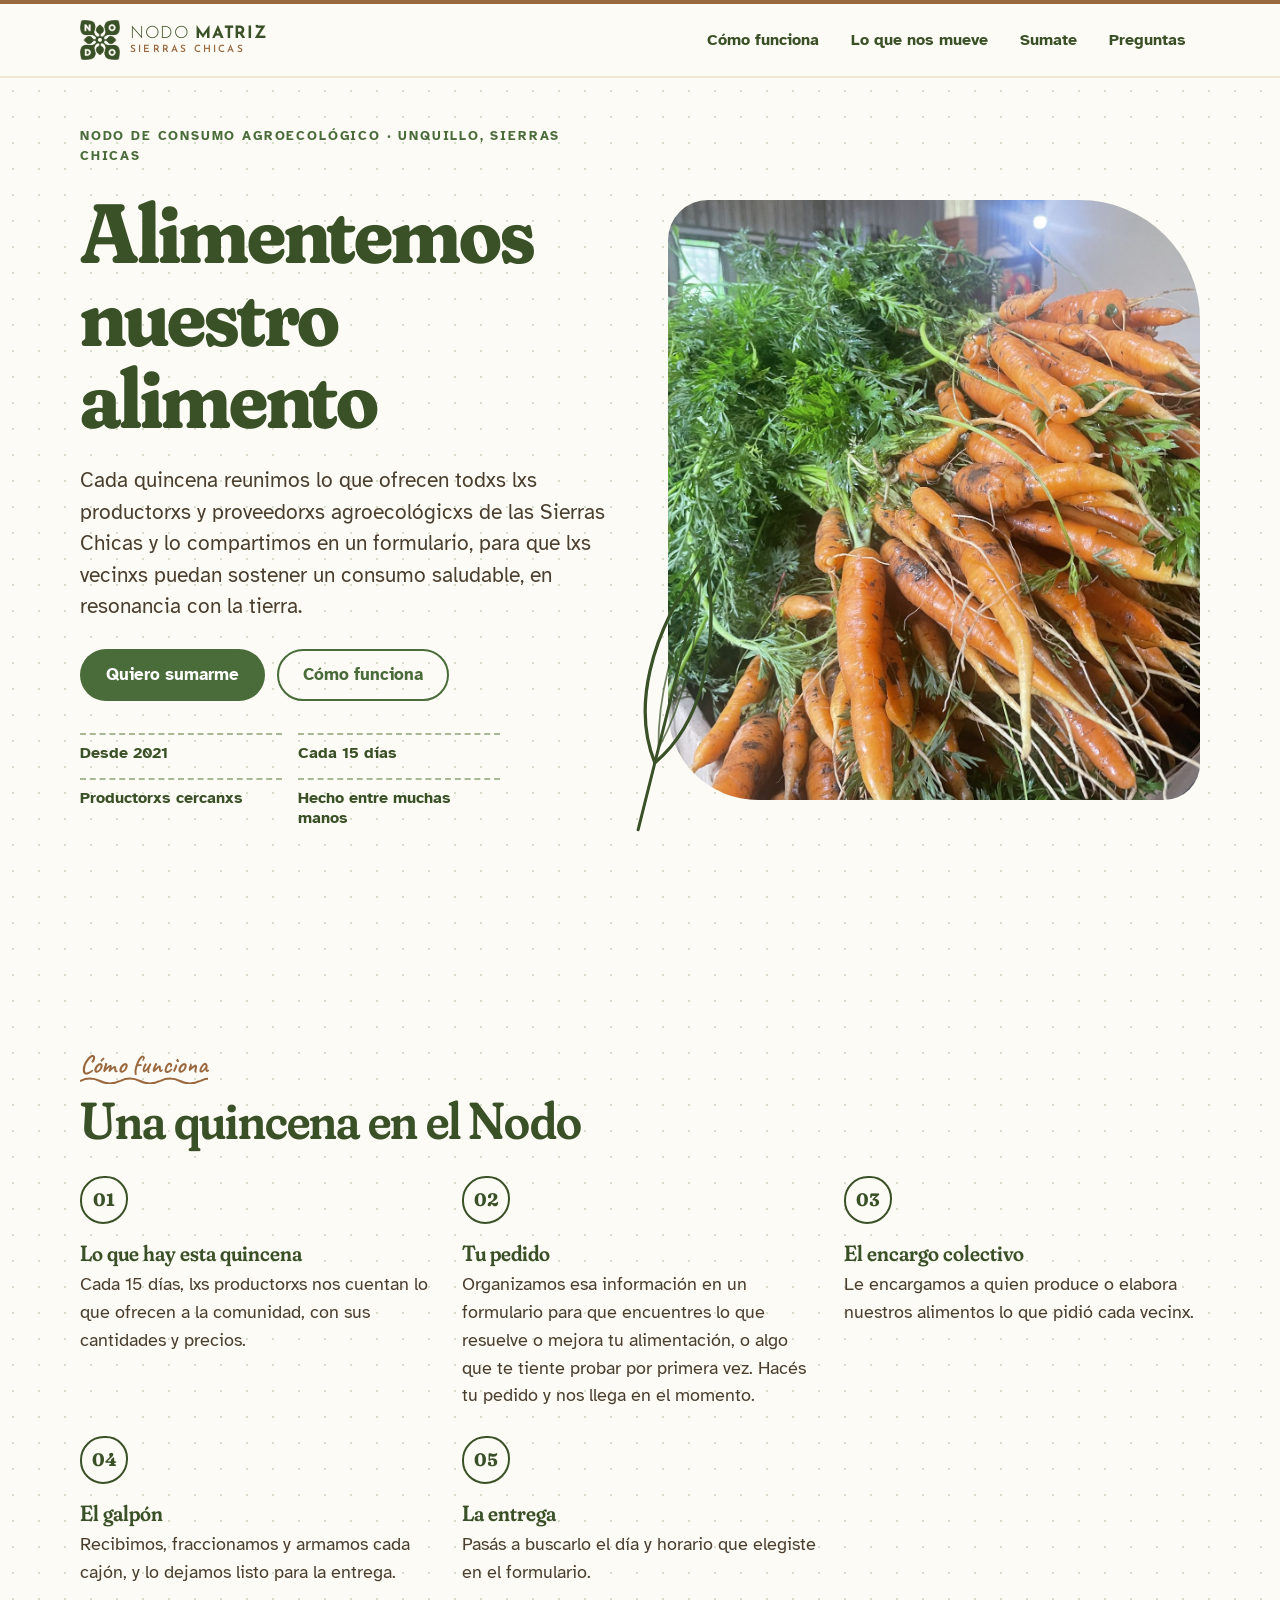
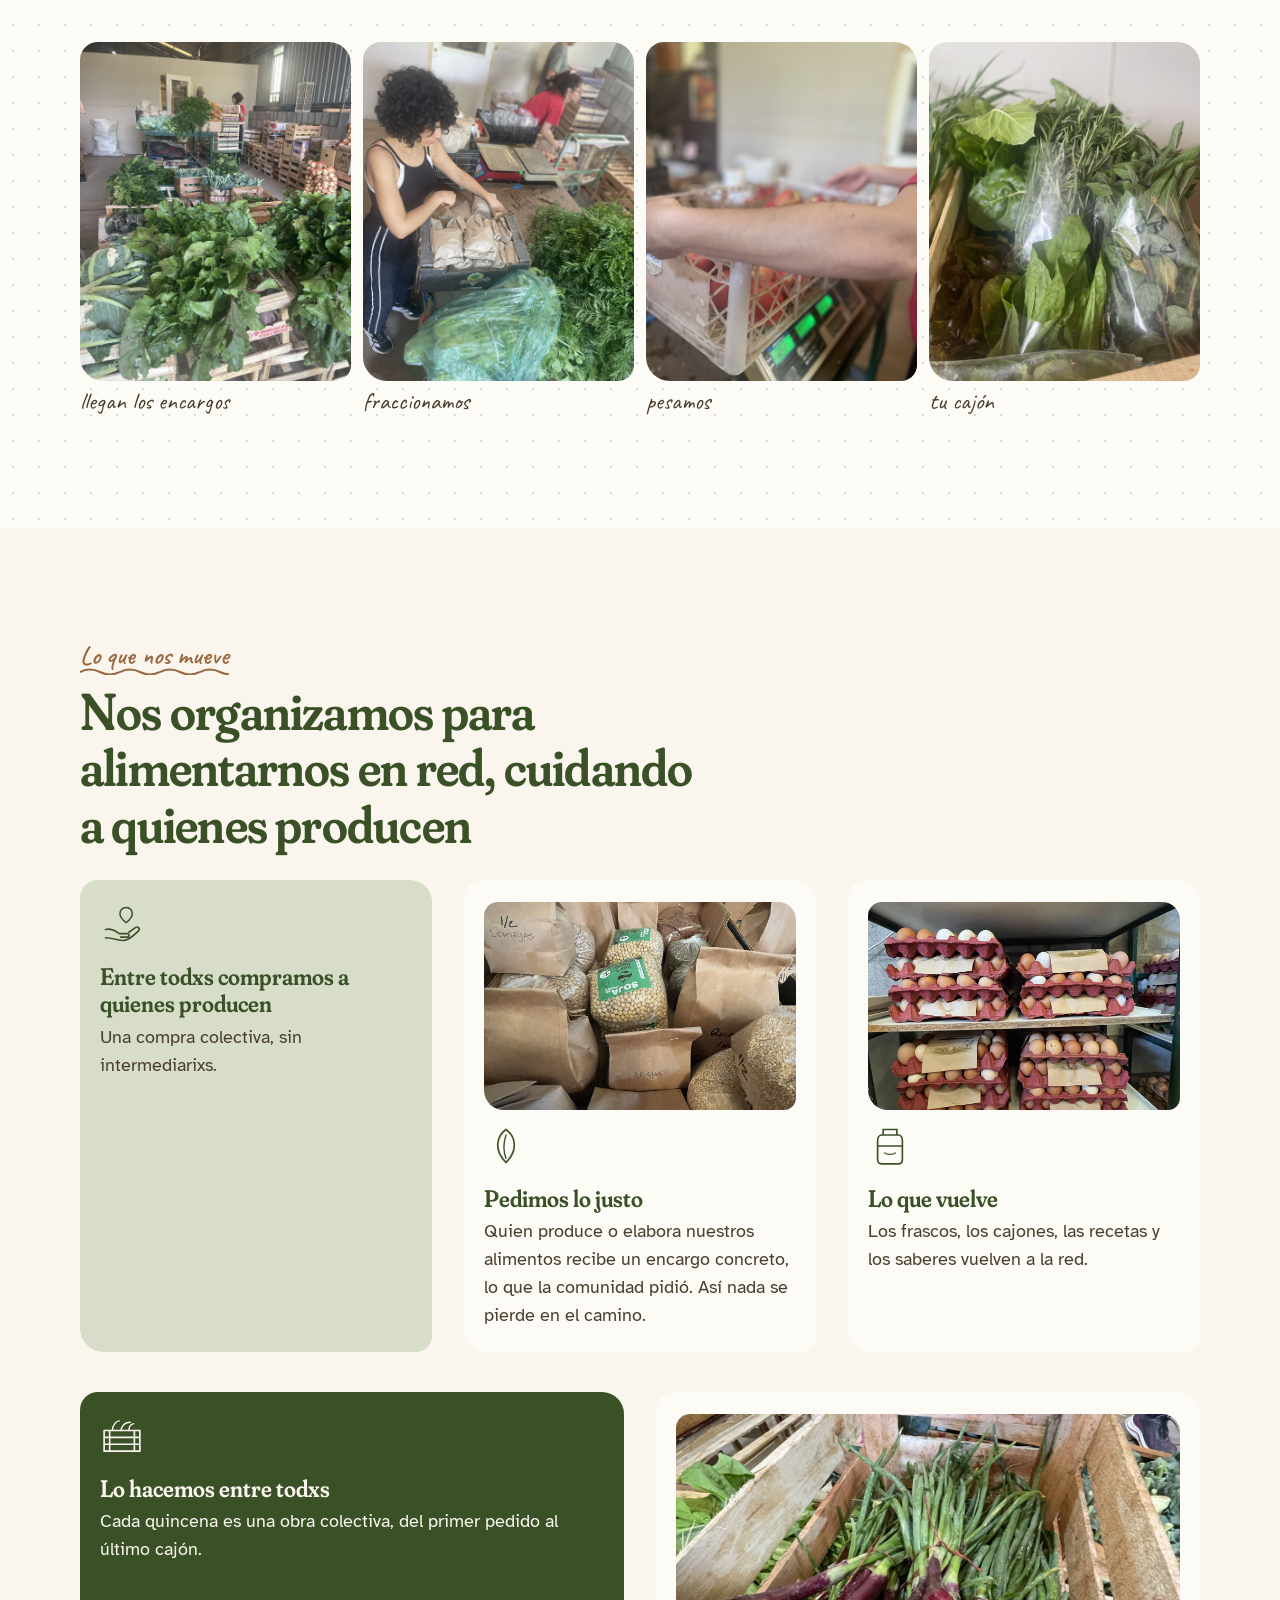
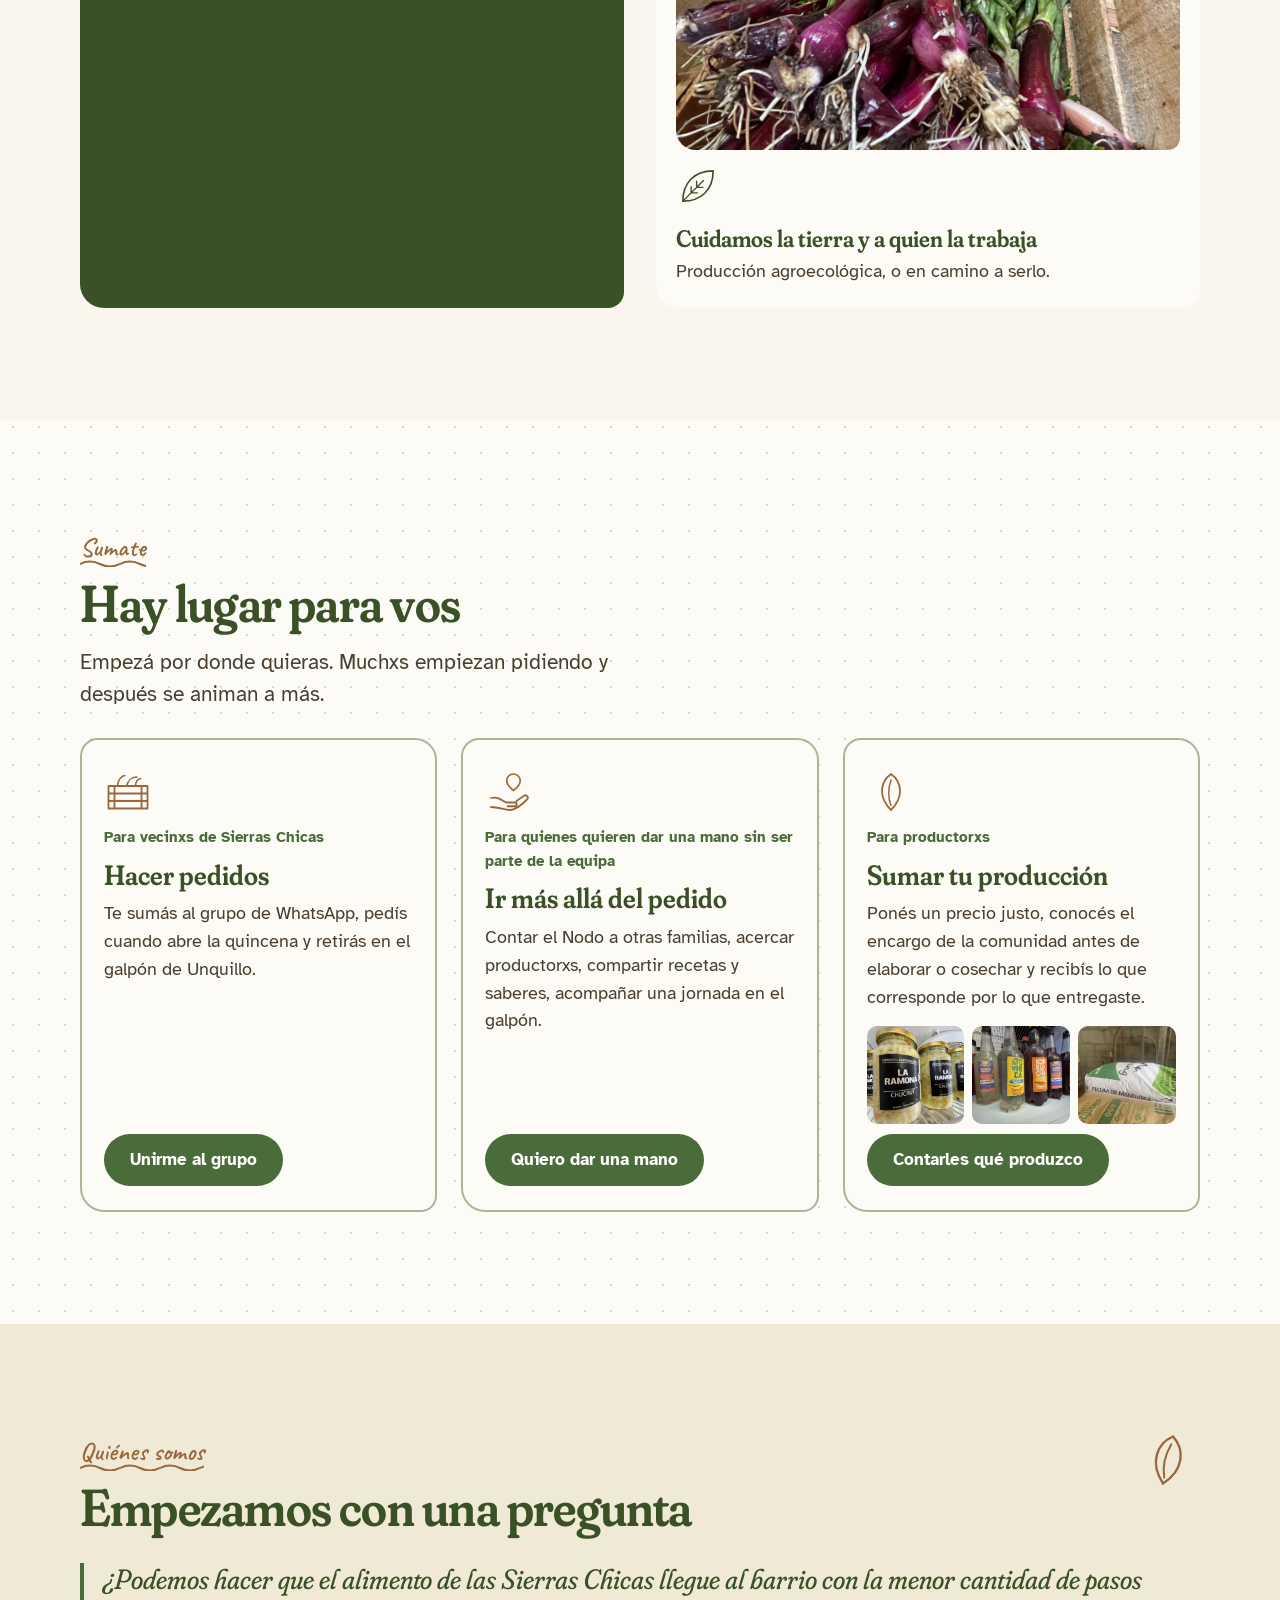
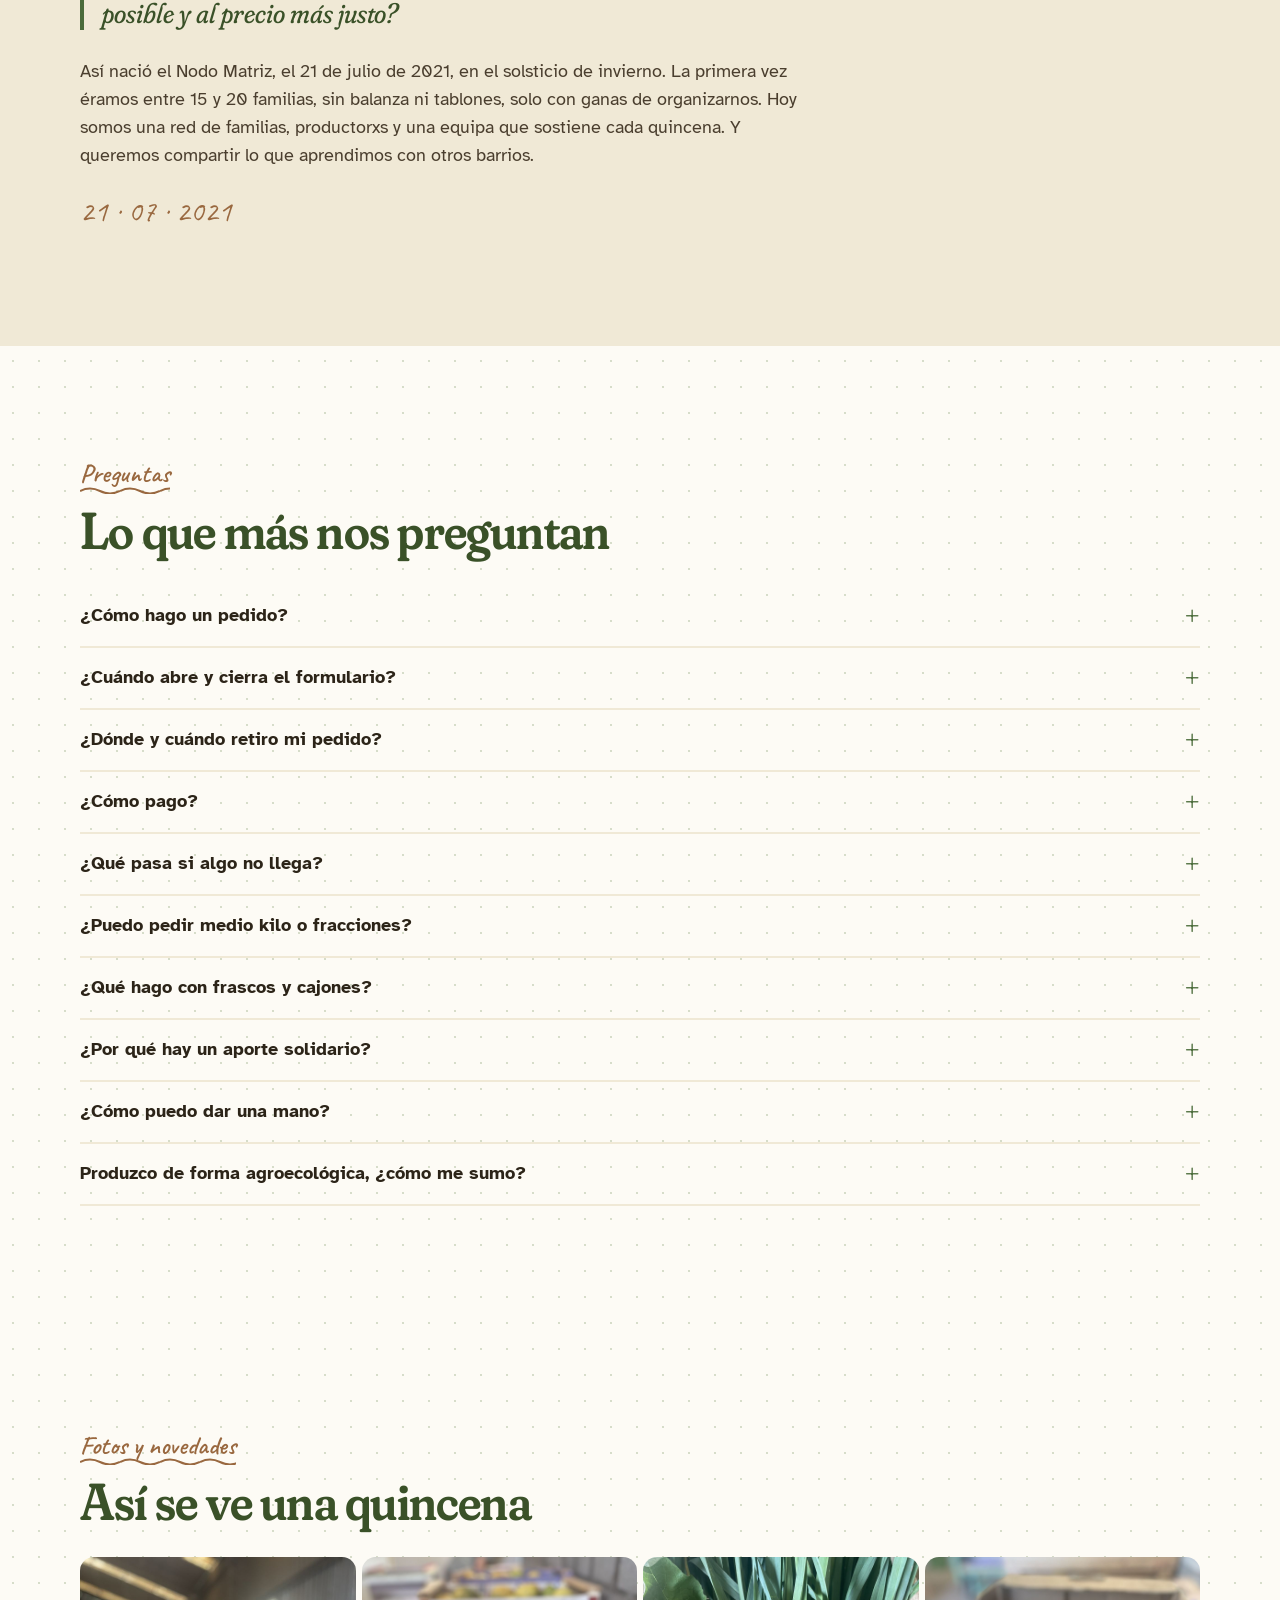
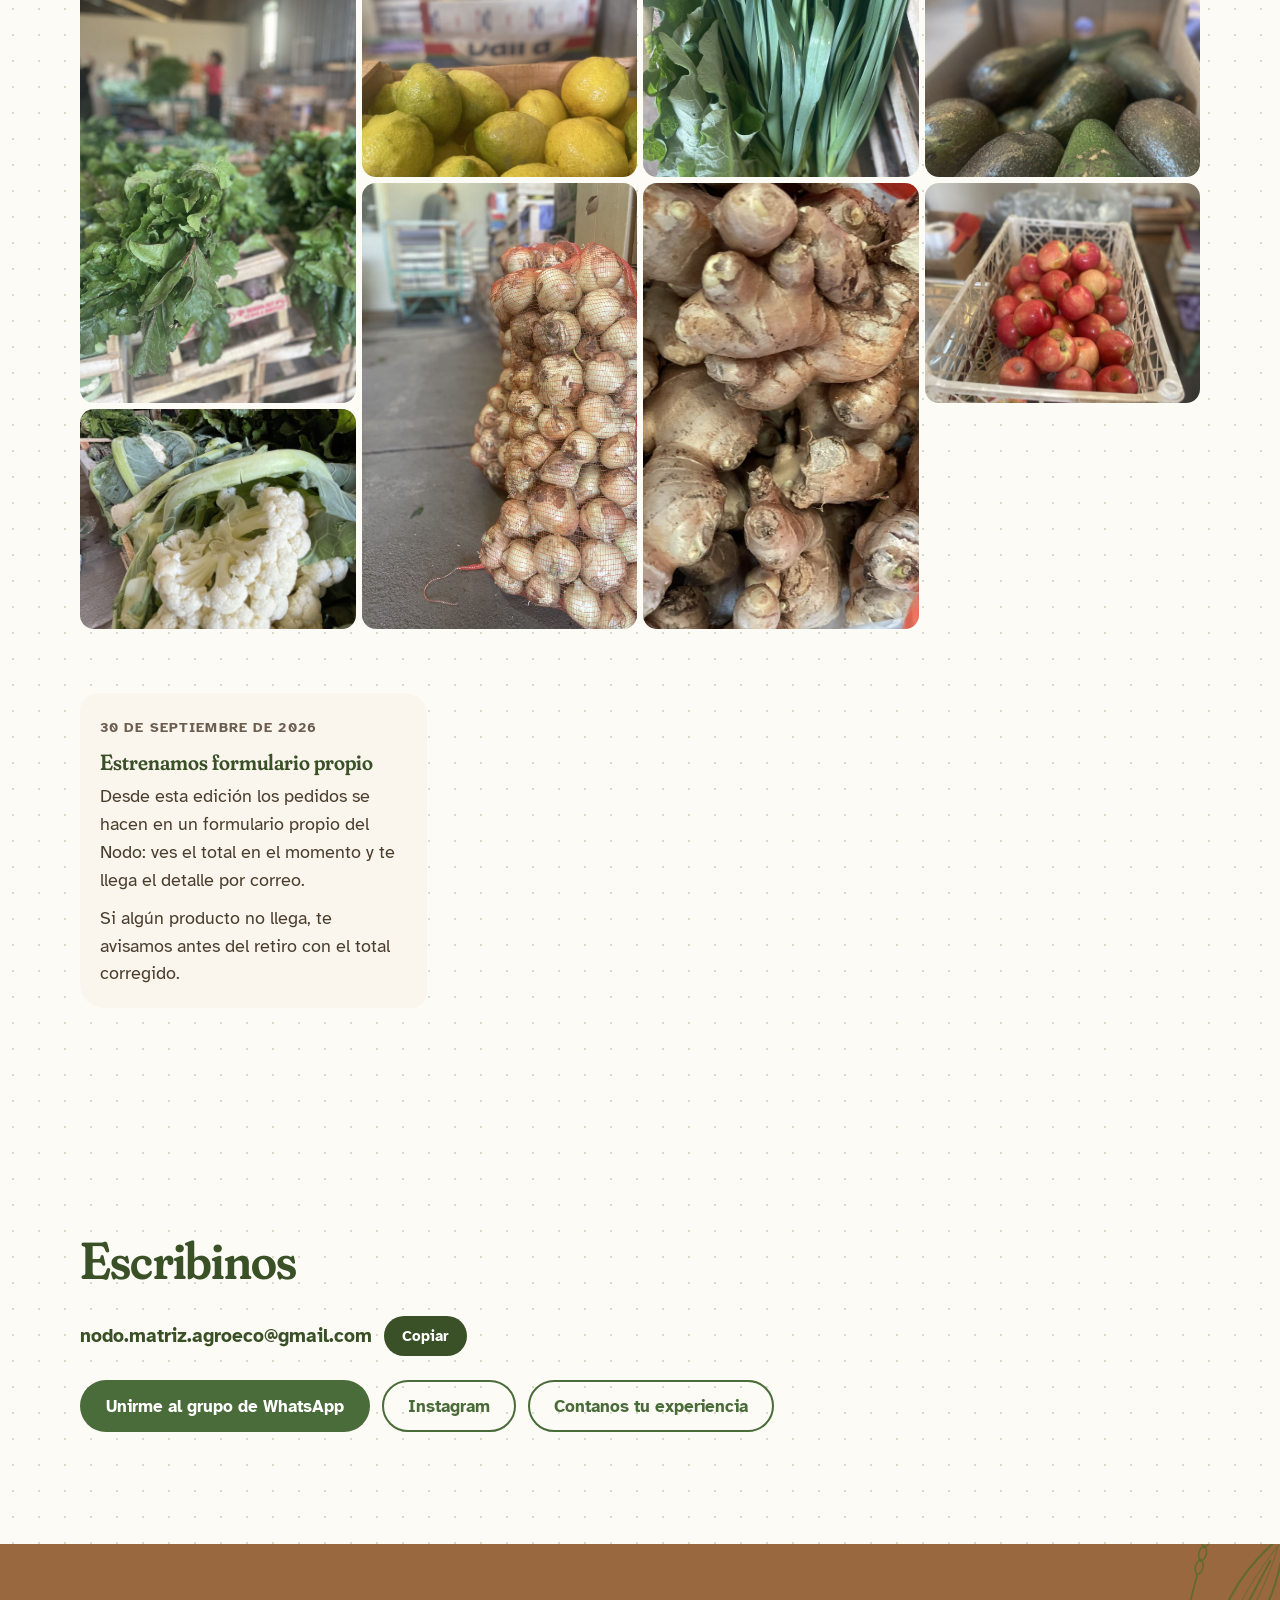
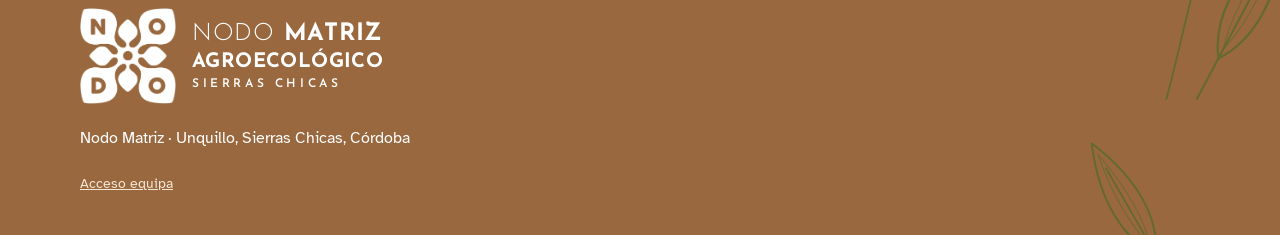
<file: index.html>
<!doctype html>
<html lang="es-AR">
<head>
<meta charset="utf-8">
<meta name="viewport" content="width=device-width, initial-scale=1">
<title>Nodo Matriz Agroecológico · Unquillo, Sierras Chicas</title>
<meta name="description" content="Nodo de consumo agroecológico en Unquillo, Sierras Chicas. Cada quincena reunimos lo que ofrecen lxs productorxs y proveedorxs agroecológicxs de la zona y lo compartimos en un formulario.">
<meta property="og:title" content="Nodo Matriz Agroecológico">
<meta property="og:description" content="Alimentemos nuestro alimento. Un nodo de consumo agroecológico en Unquillo, Sierras Chicas.">
<meta property="og:type" content="website">
<meta property="og:url" content="https://nodomatriz.ar/">
<meta property="og:image" content="https://nodomatriz.ar/fotos/zanahorias-manojo.jpg">
<link rel="icon" href="assets/favicon-nodo.png">
<link rel="stylesheet" href="tokens.css">
<link rel="stylesheet" href="estilos.css">
</head>
<body>

<!-- Dibujos reutilizables -->
<svg width="0" height="0" style="position:absolute" aria-hidden="true">
  <symbol id="llanten" viewBox="0 0 60 200">
    <path d="M30 196C30 150 30 90 30 40" fill="none" stroke="currentColor" stroke-width="2" stroke-linecap="round"/>
    <path d="M30 150C8 120 4 70 30 8C56 70 52 120 30 150Z" fill="none" stroke="currentColor" stroke-width="2.2" stroke-linejoin="round"/>
    <path d="M30 140C22 110 21 70 30 22M30 140C38 110 39 70 30 22" fill="none" stroke="currentColor" stroke-width="1.2" opacity=".7"/>
  </symbol>
  <symbol id="espiga" viewBox="0 0 40 200">
    <path d="M20 198C21 150 19 110 20 70" fill="none" stroke="currentColor" stroke-width="1.8" stroke-linecap="round"/>
    <path d="M20 70c-5-4-5-12 0-16c5 4 5 12 0 16zm0-14c-5-4-5-12 0-16c5 4 5 12 0 16zm0-14c-5-4-5-12 0-16c5 4 5 12 0 16zm0-14c-4-3-4-9 0-12c4 3 4 9 0 12z" fill="none" stroke="currentColor" stroke-width="1.6"/>
  </symbol>
  <symbol id="hoja" viewBox="0 0 64 64">
    <path d="M10 54C10 28 26 10 54 10C54 38 36 54 10 54Z" fill="none" stroke="currentColor" stroke-width="2.4" stroke-linejoin="round"/>
    <path d="M10 54L40 24M22 42v-9M30 34v-9M22 42h9M30 34h9" fill="none" stroke="currentColor" stroke-width="2" stroke-linecap="round"/>
  </symbol>
  <symbol id="semilla" viewBox="0 0 64 64">
    <path d="M32 8C46 18 50 38 32 56C14 38 18 18 32 8Z" fill="none" stroke="currentColor" stroke-width="2.4"/>
    <path d="M32 16C28 28 28 40 32 50" fill="none" stroke="currentColor" stroke-width="2" stroke-linecap="round"/>
  </symbol>
  <symbol id="frasco" viewBox="0 0 64 64">
    <path d="M22 8h20v8H22zM20 16h24c4 0 6 4 6 8v28c0 4-3 6-6 6H20c-3 0-6-2-6-6V24c0-4 2-8 6-8z" fill="none" stroke="currentColor" stroke-width="2.4" stroke-linejoin="round"/>
    <path d="M14 32h36M24 42c3 3 13 3 16 0" fill="none" stroke="currentColor" stroke-width="2" stroke-linecap="round"/>
  </symbol>
  <symbol id="cajon" viewBox="0 0 64 64">
    <path d="M6 24h52v30H6zM6 34h52M6 44h52M14 24v30M50 24v30" fill="none" stroke="currentColor" stroke-width="2.4" stroke-linejoin="round"/>
    <path d="M18 24c0-8 6-14 10-14M30 24c2-8 8-12 14-12M42 24c0-5 3-9 7-10" fill="none" stroke="currentColor" stroke-width="2" stroke-linecap="round"/>
  </symbol>
  <symbol id="manos" viewBox="0 0 64 64">
    <path d="M8 40c8-2 14 2 20 6h12c3 0 3 5 0 5H30M8 52c10 0 18 4 26 4c6 0 16-8 22-14c3-3-1-7-4-5l-10 7" fill="none" stroke="currentColor" stroke-width="2.4" stroke-linecap="round" stroke-linejoin="round"/>
    <path d="M38 8c-6 0-9 5-9 9c0 6 9 13 9 13s9-7 9-13c0-4-3-9-9-9z" fill="none" stroke="currentColor" stroke-width="2.2"/>
  </symbol>
  <symbol id="flecha" viewBox="0 0 24 24">
    <path d="M4 12h15M13 6l6 6-6 6" fill="none" stroke="currentColor" stroke-width="2.2" stroke-linecap="round" stroke-linejoin="round"/>
  </symbol>
</svg>

<a class="saltar" href="#contenido">Saltar al contenido</a>

<!-- ============ BARRA ============ -->
<header class="barra" id="inicio">
  <div class="barra-in">
    <a class="marca" href="#inicio" aria-label="Nodo Matriz, inicio">
      <img class="marca-logo" src="assets/logo-musgo.png" alt="" width="36" height="36">
      <span class="marca-texto">
        <span class="marca-nombre"><span class="fino">NODO</span> <b>MATRIZ</b></span>
        <span class="marca-lugar">SIERRAS CHICAS</span>
      </span>
    </a>
    <button class="menu-btn" type="button" aria-expanded="false" aria-controls="menu">
      <svg width="18" height="12" viewBox="0 0 18 12" aria-hidden="true"><path d="M1 1h16M1 6h16M1 11h10" stroke="currentColor" stroke-width="1.8" stroke-linecap="round"/></svg>
      <span>Menú</span>
    </button>
    <nav class="menu" id="menu" aria-label="Principal">
      <a href="#como-funciona">Cómo funciona</a>
      <a href="#lo-que-nos-mueve">Lo que nos mueve</a>
      <a href="#sumate">Sumate</a>
      <a href="#preguntas">Preguntas</a>
    </nav>
  </div>
</header>

<main id="contenido">

<!-- ============ 1 · PORTADA ============ -->
<section class="portada">
  <figure class="portada-foto">
    <img src="fotos/zanahorias-manojo.jpg" alt="Atados de zanahorias con sus hojas, recién llegados al galpón" width="1200" height="1600">
    <svg class="dibujo dibujo-portada" aria-hidden="true"><use href="#llanten"/></svg>
  </figure>
  <div class="portada-texto">
    <p class="antetitulo">Nodo de consumo agroecológico · Unquillo, Sierras Chicas</p>
    <h1>Alimentemos nuestro alimento</h1>
    <p class="bajada">Cada quincena reunimos lo que ofrecen todxs lxs productorxs y proveedorxs agroecológicxs de las Sierras Chicas y lo compartimos en un formulario, para que lxs vecinxs puedan sostener un consumo saludable, en resonancia con la tierra.</p>
    <div class="botones">
      <a class="btn btn-principal" href="#sumate">Quiero sumarme</a>
      <a class="btn btn-secundario" href="#como-funciona">Cómo funciona</a>
    </div>
    <ul class="datos">
      <li><b>Desde 2021</b></li>
      <li><b>Cada 15 días</b></li>
      <li><b>Productorxs cercanxs</b></li>
      <li><b>Hecho entre muchas manos</b></li>
    </ul>
  </div>
</section>

<!-- ============ 2 · CÓMO FUNCIONA ============ -->
<section class="seccion" id="como-funciona">
  <div class="wrap">
    <p class="sello">Cómo funciona</p>
    <h2>Una quincena en el Nodo</h2>
    <ol class="pasos">
      <li><span class="num">01</span><div><h3>Lo que hay esta quincena</h3><p>Cada 15 días, lxs productorxs nos cuentan lo que ofrecen a la comunidad, con sus cantidades y precios.</p></div></li>
      <li><span class="num">02</span><div><h3>Tu pedido</h3><p>Organizamos esa información en un formulario para que encuentres lo que resuelve o mejora tu alimentación, o algo que te tiente probar por primera vez. Hacés tu pedido y nos llega en el momento.</p></div></li>
      <li><span class="num">03</span><div><h3>El encargo colectivo</h3><p>Le encargamos a quien produce o elabora nuestros alimentos lo que pidió cada vecinx.</p></div></li>
      <li><span class="num">04</span><div><h3>El galpón</h3><p>Recibimos, fraccionamos y armamos cada cajón, y lo dejamos listo para la entrega.</p></div></li>
      <li><span class="num">05</span><div><h3>La entrega</h3><p>Pasás a buscarlo el día y horario que elegiste en el formulario.</p></div></li>
    </ol>
  </div>
  <div class="tira" aria-label="Fotos de una quincena">
    <figure><img src="fotos/galpon-recepcion.jpg" alt="El galpón el día de recepción" loading="lazy"><figcaption>llegan los encargos</figcaption></figure>
    <figure><img src="fotos/fraccionado-bolsas-papel.jpg" alt="Bolsas de papel listas para fraccionar" loading="lazy"><figcaption>fraccionamos</figcaption></figure>
    <figure><img src="fotos/manzanas-balanza.jpg" alt="Manzanas en la balanza" loading="lazy"><figcaption>pesamos</figcaption></figure>
    <figure><img src="fotos/cajon-hierbas-lechugas.jpg" alt="Un cajón armado con hierbas y lechugas" loading="lazy"><figcaption>tu cajón</figcaption></figure>
  </div>
</section>

<!-- ============ 3 · LO QUE NOS MUEVE ============ -->
<section class="seccion seccion-mueve" id="lo-que-nos-mueve">
  <div class="wrap">
    <p class="sello">Lo que nos mueve</p>
    <h2>Nos organizamos para alimentarnos en red, cuidando a quienes producen</h2>
    <ul class="ideas">
      <li class="idea">
        <svg class="idea-ico" aria-hidden="true"><use href="#manos"/></svg>
        <h3>Entre todxs compramos a quienes producen</h3>
        <p>Una compra colectiva, sin intermediarixs.</p>
      </li>
      <li class="idea con-foto">
        <img src="fotos/legumbres-kraft.jpg" alt="Bolsas kraft con legumbres rotuladas a mano" loading="lazy">
        <svg class="idea-ico" aria-hidden="true"><use href="#semilla"/></svg>
        <h3>Pedimos lo justo</h3>
        <p>Quien produce o elabora nuestros alimentos recibe un encargo concreto, lo que la comunidad pidió. Así nada se pierde en el camino.</p>
      </li>
      <li class="idea con-foto">
        <img src="fotos/huevos-maples.jpg" alt="Maples de huevos con papelitos kraft" loading="lazy">
        <svg class="idea-ico" aria-hidden="true"><use href="#frasco"/></svg>
        <h3>Lo que vuelve</h3>
        <p>Los frascos, los cajones, las recetas y los saberes vuelven a la red.</p>
      </li>
      <li class="idea">
        <svg class="idea-ico" aria-hidden="true"><use href="#cajon"/></svg>
        <h3>Lo hacemos entre todxs</h3>
        <p>Cada quincena es una obra colectiva, del primer pedido al último cajón.</p>
      </li>
      <li class="idea con-foto">
        <img src="fotos/cebolla-morada-verdeo.jpg" alt="Cebolla de verdeo morada" loading="lazy">
        <svg class="idea-ico" aria-hidden="true"><use href="#hoja"/></svg>
        <h3>Cuidamos la tierra y a quien la trabaja</h3>
        <p>Producción agroecológica, o en camino a serlo.</p>
      </li>
    </ul>

  </div>
</section>

<!-- ============ 4 · SUMATE ============ -->
<section class="seccion seccion-sumate" id="sumate">
  <div class="wrap">
    <p class="sello">Sumate</p>
    <h2>Hay lugar para vos</h2>
    <p class="bajada">Empezá por donde quieras. Muchxs empiezan pidiendo y después se animan a más.</p>
    <div class="caminos">
      <article class="camino">
        <svg class="camino-ico" aria-hidden="true"><use href="#cajon"/></svg>
        <p class="camino-para">Para vecinxs de Sierras Chicas</p>
        <h3>Hacer pedidos</h3>
        <p>Te sumás al grupo de WhatsApp, pedís cuando abre la quincena y retirás en el galpón de Unquillo.</p>
        <a class="btn btn-principal" id="btn-grupo" href="#contacto">Unirme al grupo</a>
      </article>
      <article class="camino">
        <svg class="camino-ico" aria-hidden="true"><use href="#manos"/></svg>
        <p class="camino-para">Para quienes quieren dar una mano sin ser parte de la equipa</p>
        <h3>Ir más allá del pedido</h3>
        <p>Contar el Nodo a otras familias, acercar productorxs, compartir recetas y saberes, acompañar una jornada en el galpón.</p>
        <button class="btn btn-principal" type="button" data-abrir="form-mano">Quiero dar una mano</button>
      </article>
      <article class="camino">
        <svg class="camino-ico" aria-hidden="true"><use href="#semilla"/></svg>
        <p class="camino-para">Para productorxs</p>
        <h3>Sumar tu producción</h3>
        <p>Ponés un precio justo, conocés el encargo de la comunidad antes de elaborar o cosechar y recibís lo que corresponde por lo que entregaste.</p>
        <div class="camino-fotos">
          <img src="fotos/chucrut-la-ramona.jpg" alt="Frascos de chucrut de La Ramona" loading="lazy">
          <img src="fotos/bebidas-apacheta.jpg" alt="Bebidas artesanales de Apacheta" loading="lazy">
          <img src="fotos/harinas-organicas.jpg" alt="Harinas orgánicas" loading="lazy">
        </div>
        <button class="btn btn-principal" type="button" data-abrir="form-vender">Contarles qué produzco</button>
      </article>
    </div>
  </div>
</section>

<!-- Formularios cortos -->
<dialog class="hoja" id="form-mano" aria-labelledby="form-mano-t">
  <form method="dialog" class="form-corto">
    <div class="hoja-cabeza">
      <h3 id="form-mano-t">Quiero dar una mano</h3>
      <button class="cerrar" value="cancelar" aria-label="Cerrar">×</button>
    </div>
    <label class="campo"><span>Nombre</span><input name="nombre" autocomplete="name" required></label>
    <label class="campo"><span>WhatsApp o correo</span><input name="contacto" autocomplete="email" required></label>
    <label class="campo"><span>Localidad</span><input name="localidad" placeholder="Unquillo, Mendiolaza, Río Ceballos…"></label>
    <fieldset class="campo">
      <legend>¿Cómo te gustaría sumarte?</legend>
      <label class="opcion"><input type="checkbox" name="como" value="contar"> Contar el Nodo a otras familias</label>
      <label class="opcion"><input type="checkbox" name="como" value="productorxs"> Acercar productorxs</label>
      <label class="opcion"><input type="checkbox" name="como" value="recetas"> Compartir recetas y saberes</label>
      <label class="opcion"><input type="checkbox" name="como" value="galpon"> Acompañar una jornada en el galpón</label>
    </fieldset>
    <fieldset class="campo">
      <legend>¿Cada cuánto podrías?</legend>
      <label class="opcion"><input type="radio" name="frecuencia" value="quincena"> Cada quincena</label>
      <label class="opcion"><input type="radio" name="frecuencia" value="mes"> Una vez por mes</label>
      <label class="opcion"><input type="radio" name="frecuencia" value="aveces"> De vez en cuando</label>
    </fieldset>
    <button class="btn btn-principal btn-ancho" value="enviar">Enviar</button>
  </form>
</dialog>

<dialog class="hoja" id="form-vender" aria-labelledby="form-vender-t">
  <form method="dialog" class="form-corto">
    <div class="hoja-cabeza">
      <h3 id="form-vender-t">Contarles qué produzco</h3>
      <button class="cerrar" value="cancelar" aria-label="Cerrar">×</button>
    </div>
    <label class="campo"><span>Nombre</span><input name="nombre" autocomplete="name" required></label>
    <label class="campo"><span>Emprendimiento</span><input name="emprendimiento"></label>
    <label class="campo"><span>WhatsApp o correo</span><input name="contacto" required></label>
    <label class="campo"><span>¿Dónde producís?</span><input name="donde"></label>
    <label class="campo"><span>¿Qué producís?</span><textarea name="que" rows="3"></textarea></label>
    <fieldset class="campo">
      <legend>¿Cómo producís?</legend>
      <label class="opcion"><input type="radio" name="como" value="agroecologico"> Agroecológico</label>
      <label class="opcion"><input type="radio" name="como" value="transicion"> En camino a serlo</label>
      <label class="opcion"><input type="radio" name="como" value="elaborados"> Elaborados</label>
    </fieldset>
    <label class="campo"><span>¿En qué temporada?</span><input name="temporada" placeholder="Todo el año, otoño-invierno…"></label>
    <label class="campo"><span>¿Cómo llegarías al galpón?</span><input name="llegada"></label>
    <button class="btn btn-principal btn-ancho" value="enviar">Enviar</button>
  </form>
</dialog>

<!-- ============ 5 · QUIÉNES SOMOS ============ -->
<section class="seccion seccion-somos" id="quienes-somos">
  <div class="wrap">
    <svg class="dibujo-seccion" aria-hidden="true"><use href="#semilla"/></svg>
    <p class="sello">Quiénes somos</p>
    <h2>Empezamos con una pregunta</h2>
    <blockquote class="cita">¿Podemos hacer que el alimento de las Sierras Chicas llegue al barrio con la menor cantidad de pasos posible y al precio más justo?</blockquote>
    <p class="texto-largo">Así nació el Nodo Matriz, el 21 de julio de 2021, en el solsticio de invierno. La primera vez éramos entre 15 y 20 familias, sin balanza ni tablones, solo con ganas de organizarnos. Hoy somos una red de familias, productorxs y una equipa que sostiene cada quincena. Y queremos compartir lo que aprendimos con otros barrios.</p>
    <p class="fecha-mano">21 · 07 · 2021</p>
  </div>
</section>

<!-- ============ 6 · PREGUNTAS ============ -->
<section class="seccion seccion-preguntas" id="preguntas">
  <div class="wrap">
    <p class="sello">Preguntas</p>
    <h2>Lo que más nos preguntan</h2>
    <div class="acordeon">
      <details><summary>¿Cómo hago un pedido?</summary><p>Cada quincena compartimos el link del formulario en el grupo de WhatsApp del Nodo. Elegís qué y cuánto, completás tus datos y lo enviás. Te llega un correo con el detalle y el total.</p></details>
      <details><summary>¿Cuándo abre y cierra el formulario?</summary><p>Cada edición tiene sus fechas y las anunciamos en el grupo. Habitualmente el formulario abre el fin de semana y cierra el martes al mediodía. Después del cierre no se pueden sumar pedidos, porque ya hicimos los encargos a lxs productorxs.</p></details>
      <details><summary>¿Dónde y cuándo retiro mi pedido?</summary><p>En nuestro galpón, en Unquillo. En el formulario elegís el día de retiro entre los que propone esa edición, y la ubicación exacta te llega junto con la confirmación del pedido. Lo refrigerado se entrega aparte, en el puesto de frío.</p></details>
      <details><summary>¿Cómo pago?</summary><p>Elegís la forma de pago en el formulario. Los datos para transferir llegan con el correo de confirmación.</p></details>
      <details><summary>¿Qué pasa si algo no llega?</summary><p>A veces una cosecha no alcanza o quien produce o elabora nuestros alimentos no puede traer todo. En ese caso te escribimos antes del retiro con el detalle de lo que cambió y el nuevo total: solo pagás lo que recibís.</p></details>
      <details><summary>¿Puedo pedir medio kilo o fracciones?</summary><p>Sí, en lo que lo permite. El formulario te muestra las fracciones disponibles de cada alimento (por ejemplo ½ o ¼ kg) con su precio.</p></details>
      <details><summary>¿Qué hago con frascos y cajones?</summary><p>Traelos cuando vengas a retirar. Los cajones de madera y muchos frascos vuelven a la red y nos son de gran ayuda.</p></details>
      <details><summary>¿Por qué hay un aporte solidario?</summary><p>Porque organizar cada edición es trabajo: recibir, fraccionar, armar, entregar y hacer las cuentas. El aporte (mínimo 15&nbsp;%) sostiene ese trabajo y el espacio, sin cambiar lo que recibe quien produce o elabora nuestros alimentos.</p></details>
      <details><summary>¿Cómo puedo dar una mano?</summary><p>Contando el Nodo, acercando productorxs, compartiendo recetas o acompañando una jornada en el galpón. <a href="#sumate">Escribinos desde Sumate</a>.</p></details>
      <details><summary>Produzco de forma agroecológica, ¿cómo me sumo?</summary><p>Contanos qué producís, dónde y cómo, desde <a href="#sumate">Sumar tu producción</a>. Te vamos a contar cómo es la carga de lo que ofrecés cada quincena y los días de entrega en el galpón.</p></details>
    </div>
  </div>
</section>

<!-- ============ 7 · FOTOS Y NOVEDADES ============ -->
<section class="seccion seccion-fotos" id="fotos">
  <div class="wrap">
    <p class="sello">Fotos y novedades</p>
    <h2>Así se ve una quincena</h2>
  </div>
  <div class="galeria" id="galeria"></div>
  <div class="wrap"><p class="vacio" id="galeria-vacia" hidden>Pronto vamos a compartir fotos del galpón, las ediciones y lxs productorxs de la red.</p></div>
  <div class="wrap">
    <ul class="novedades" id="lista-novedades"></ul>
    <button class="ver-mas" id="ver-mas" type="button" hidden>Ver novedades anteriores</button>
    <p class="vacio" id="novedades-vacia" hidden>Todavía no hay novedades publicadas.</p>
  </div>
</section>

<!-- ============ 8 · CONTACTO ============ -->
<section class="seccion seccion-contacto" id="contacto">
  <div class="wrap">
    <h2>Escribinos</h2>
    <div class="correo">
      <span id="correo-txt">nodo.matriz.agroeco@gmail.com</span>
      <button class="btn btn-chico" type="button" data-copiar="correo-txt">Copiar</button>
    </div>
    <div class="botones">
      <a class="btn btn-principal" id="btn-whatsapp" href="#" hidden>Unirme al grupo de WhatsApp</a>
      <a class="btn btn-secundario" id="btn-instagram" href="#" hidden>Instagram</a>
      <a class="btn btn-secundario" id="btn-experiencia" href="#" hidden>Contanos tu experiencia</a>
    </div>
  </div>
</section>

</main>

<!-- ============ PIE: cabecera reinterpretada ============ -->
<footer class="pie">
  <svg class="pie-hoja pie-hoja-1" aria-hidden="true"><use href="#llanten"/></svg>
  <svg class="pie-hoja pie-hoja-2" aria-hidden="true"><use href="#espiga"/></svg>
  <svg class="pie-hoja pie-hoja-3" aria-hidden="true"><use href="#llanten"/></svg>
  <div class="pie-marca">
    <img src="assets/logo-blanco.png" alt="" width="72" height="72">
    <div class="pie-nombre">
      <span class="pie-l1"><span class="fino">NODO</span> <b>MATRIZ</b></span>
      <span class="pie-l2">AGROECOLÓGICO</span>
      <span class="pie-l3">SIERRAS CHICAS</span>
    </div>
  </div>
  <p class="pie-lugar">Nodo Matriz · Unquillo, Sierras Chicas, Córdoba</p>
  <a class="pie-equipa" href="https://webapp.nodomatriz.ar/">Acceso equipa</a>
</footer>

<script>
  // ── Datos de contacto: completar acá (dejar '' para ocultar el botón) ──
  var CONTACTO = {
    whatsapp: '',     // link de invitación al grupo, ej.: 'https://chat.whatsapp.com/XXXXXXXX'
    instagram: '',    // ej.: 'https://www.instagram.com/nodomatriz'
    experiencia: ''   // link a un formulario para contar experiencias (opcional)
  };
</script>
<script src="app.js"></script>
</body>
</html>
</file>
<file: tokens.css>
/* Nodo Matriz · tokens compartidos: web (nodomatriz.ar) + formulario de pedidos
   Estética: «Cuaderno de huerta». Base: los tokens del formulario, sin cambios de nombre ni valor.
   Nuevos: --c-cabecera, --c-zanahoria, --c-remolacha y los tokens de tipografía, radio, sombra y espacio. */

@import url('https://fonts.googleapis.com/css2?family=Atkinson+Hyperlegible:ital,wght@0,400;0,700;1,400&family=Caveat:wght@500;600&family=Fraunces:ital,opsz,wght,SOFT@0,9..144,400..800,0..100;1,9..144,400..800,0..100&family=Josefin+Sans:wght@300;600;700&display=swap');

:root {
  /* Fondos */
  --c-crema: #FAF6EE;        /* papel manteca: secciones alternas */
  --c-crema-osc: #F0E9D6;    /* bloques planos, chips */
  --c-leche: #FDFBF5;        /* fondo principal y tarjetas */

  /* Textos */
  --c-suelo: #2C2418;        /* texto principal */
  --c-corteza: #4A3E2E;      /* texto secundario */
  --c-tierra: #6B5D4F;       /* notas, ayudas */

  /* Marca */
  --c-cabecera: #99683F;     /* nuevo · banda tierra de la cabecera; anotaciones a mano */

  /* Verdes */
  --c-musgo: #3A5128;        /* títulos */
  --c-oliva: #4A6B3A;        /* botones */
  --c-oliva-claro: #6E8E55;
  --c-salvia: #A8B894;       /* bordes, líneas punteadas, grilla de puntos */

  /* Cálidos */
  --c-arcilla: #B07D62;
  --c-arcilla-oscuro: #8B5A40;
  --c-mostaza: #C49543;
  --c-zanahoria: #C8581F;    /* nuevo · único acento fuerte: aporte solidario, foco */
  --c-remolacha: #7A2338;    /* nuevo · bordó de los maples, uso puntual */

  /* Estados */
  --c-rojo: #A6402B;         /* errores */
  --c-verde-ok: #5B7A3A;     /* confirmaciones */

  /* Tipografías */
  --f-titulo: 'Fraunces', Georgia, serif;       /* con font-variation-settings: 'SOFT' 100, 'opsz' 144 */
  --f-texto: 'Atkinson Hyperlegible', system-ui, sans-serif;
  --f-mano: 'Caveat', cursive;                   /* anotaciones al margen, pies de foto */
  --f-marca: 'Josefin Sans', sans-serif;         /* NODO MATRIZ / SIERRAS CHICAS */

  --t-chico: 15px;
  --t-base: 18px;            /* nunca menos de 17 px para texto corrido */
  --t-h2: 34px;              /* 52px en escritorio */
  --t-h1: 52px;              /* 84px en escritorio */

  /* Radios */
  --r-tarjeta: 18px 22px 16px 24px;    /* orgánico asimétrico, igual que el formulario */
  --r-foto: 40px 120px 36px 90px;      /* foto de portada */
  --r-campo: 12px;
  --r-pildora: 999px;

  /* Sombras: el cuaderno no usa sombras, solo bordes y bloques planos */
  --s-ninguna: none;
  --borde: 2px solid var(--c-salvia);

  /* Papel: grilla de puntos sutil sobre --c-leche */
  --papel: radial-gradient(color-mix(in srgb, var(--c-salvia) 45%, transparent) 1px, transparent 1.2px) 0 0 / 26px 26px;

  /* Espacios */
  --e-gutter: 16px;          /* margen lateral mínimo en celular */
  --e-seccion: 64px;         /* 112px en escritorio */
}
</file>
<file: estilos.css>
/* Nodo Matriz · nodomatriz.ar
   Estilos de la página. Colores y tipografías en tokens.css (compartido con el formulario). */

*, *::before, *::after { box-sizing: border-box; }
html { scroll-behavior: smooth; -webkit-text-size-adjust: 100%; }
body {
  margin: 0;
  font-family: var(--f-texto);
  font-size: var(--t-base);
  line-height: 1.55;
  color: var(--c-suelo);
  background: var(--c-crema);
}
img { display: block; max-width: 100%; height: auto; }
h1, h2, h3 { margin: 0; font-family: var(--f-titulo); color: var(--c-musgo); }
p { margin: 0; }
ul, ol { margin: 0; padding: 0; list-style: none; }
a { color: var(--c-oliva); }
:focus-visible { outline: 3px solid var(--c-zanahoria); outline-offset: 3px; }
.vh { position: absolute; width: 1px; height: 1px; overflow: hidden; clip: rect(0 0 0 0); }

.saltar { position: absolute; left: -999px; }
.saltar:focus { left: 16px; top: 8px; z-index: 50; background: var(--c-leche); padding: 8px 12px; }

.wrap { width: 100%; max-width: 1200px; margin: 0 auto; padding: 0 var(--e-gutter); }
.seccion { padding: var(--e-seccion) 0; scroll-margin-top: 48px; }
.seccion h2 { font-size: var(--t-h2); line-height: 1.08; letter-spacing: -0.015em; margin-bottom: 28px; max-width: 20ch; }
.bajada { font-size: 19px; line-height: 1.5; color: var(--c-corteza); max-width: 38ch; }
.seccion h2 + .bajada { margin-top: -12px; margin-bottom: 28px; }

/* ---------- Botones ---------- */
.botones { display: flex; flex-wrap: wrap; gap: 12px; }
.btn {
  display: inline-flex; align-items: center; justify-content: center; gap: 8px;
  min-height: 52px; padding: 0 24px;
  font: 700 17px/1 var(--f-texto);
  border-radius: var(--r-pildora);
  border: 2px solid transparent;
  text-decoration: none; cursor: pointer;
  transition: transform .12s ease, background-color .12s ease;
}
.btn:active { transform: translateY(1px); }
.btn[disabled] { opacity: .45; cursor: not-allowed; }
.btn-principal { background: var(--c-oliva); color: #fff; }
.btn-principal:hover { background: var(--c-musgo); }
.btn-secundario { background: transparent; color: var(--c-musgo); border-color: currentColor; }
.btn-chico { min-height: 40px; padding: 0 16px; font-size: 15px; background: var(--c-musgo); color: #fff; }
.btn-ancho { width: 100%; }

/* ---------- Barra ---------- */
.barra { position: sticky; top: 0; z-index: 20; }
.barra-in { display: flex; align-items: center; justify-content: space-between; height: 64px; padding: 0 var(--e-gutter); max-width: 1200px; margin: 0 auto; position: relative; }
.marca { display: flex; align-items: center; gap: 10px; text-decoration: none; }
.marca-logo { width: 36px; height: 36px; }
.marca-texto { display: flex; flex-direction: column; gap: 3px; font-family: var(--f-marca); }
.marca-nombre { font-size: 17px; line-height: 1; letter-spacing: .04em; }
.marca-nombre .fino { font-weight: 300; }
.marca-nombre b { font-weight: 700; }
.marca-lugar { font-size: 10px; line-height: 1; letter-spacing: .22em; font-weight: 600; }
.menu-btn {
  display: inline-flex; align-items: center; gap: 8px; min-height: 44px; padding: 0 16px;
  font: 700 15px/1 var(--f-texto); border-radius: var(--r-pildora); cursor: pointer; background: transparent;
}
.menu { display: none; }
.menu.abierto {
  display: flex; flex-direction: column; position: absolute; top: 64px; left: 0; right: 0;
  padding: 8px var(--e-gutter) 20px;
}
.menu a { padding: 14px 4px; font-size: 19px; font-weight: 700; text-decoration: none; }

/* ---------- Portada ---------- */
.portada { display: flex; flex-direction: column; }
.portada-foto { position: relative; margin: 0; }
.portada-foto img { width: 100%; height: 100%; object-fit: cover; }
.portada-texto { display: flex; flex-direction: column; gap: 20px; padding: 28px var(--e-gutter) 40px; }
.antetitulo { font-size: 13px; letter-spacing: .14em; text-transform: uppercase; font-weight: 700; }
.portada h1 { font-size: var(--t-h1); line-height: .98; letter-spacing: -0.025em; max-width: 11ch; }
.datos { display: flex; flex-wrap: wrap; gap: 8px 10px; }
.datos li { font-size: 15px; }

/* ---------- Pasos ---------- */
.pasos { display: flex; flex-direction: column; counter-reset: paso; }
.pasos li { display: flex; gap: 16px; align-items: flex-start; }
.pasos h3 { font-size: 22px; line-height: 1.2; margin-bottom: 4px; }
.pasos p { color: var(--c-corteza); }

.tira { display: flex; gap: 12px; overflow-x: auto; padding: 32px var(--e-gutter) 4px; scroll-snap-type: x mandatory; }
.tira figure { margin: 0; flex: 0 0 72%; scroll-snap-align: start; }
.tira img { width: 100%; aspect-ratio: 4 / 5; object-fit: cover; }
.tira figcaption { font-family: var(--f-mano); font-size: 24px; line-height: 1.2; margin-top: 6px; color: var(--c-corteza); }

/* ---------- Ideas ---------- */
.ideas { display: flex; flex-direction: column; gap: 28px; }
.idea h3 { font-size: 24px; line-height: 1.15; margin-bottom: 6px; }
.idea p { color: var(--c-corteza); }
.idea img { width: 100%; aspect-ratio: 3 / 2; object-fit: cover; margin-bottom: 14px; }
.idea-ico { width: 44px; height: 44px; color: var(--c-musgo); margin-bottom: 8px; }

/* ---------- Campos ---------- */
.campo { display: flex; flex-direction: column; gap: 8px; font-weight: 700; font-size: 16px; border: 0; padding: 0; margin: 0; min-width: 0; }
.campo legend { font-weight: 700; margin-bottom: 8px; padding: 0; }
.campo input:not([type=checkbox]):not([type=radio]), .campo textarea {
  width: 100%; min-height: 52px; padding: 12px 14px;
  font: 400 18px/1.3 var(--f-texto); color: var(--c-suelo);
  background: var(--c-leche); border: 2px solid var(--c-salvia); border-radius: var(--r-campo);
}
.campo input:focus, .campo textarea:focus { border-color: var(--c-oliva); outline: none; }

/* ---------- Caminos ---------- */
.caminos { display: flex; flex-direction: column; gap: 20px; }
.camino { position: relative; display: flex; flex-direction: column; gap: 10px; padding: 28px 22px 24px; }
.camino h3 { font-size: 28px; line-height: 1.1; }
.camino-para { font-size: 15px; font-weight: 700; }
.camino .btn { margin-top: 10px; align-self: flex-start; }
.camino-ico { width: 48px; height: 48px; }
.camino-fotos { display: flex; gap: 8px; margin-top: 4px; }
.camino-fotos img { width: 33%; aspect-ratio: 1; object-fit: cover; flex: 1; min-width: 0; }

/* ---------- Hoja (dialog) ---------- */
.hoja { width: min(560px, 100%); max-height: 92vh; margin: auto auto 0; padding: 0; border: 0; border-radius: 22px 22px 0 0; background: var(--c-crema); color: var(--c-suelo); }
.hoja::backdrop { background: rgba(44, 36, 24, .55); }
.form-corto { display: flex; flex-direction: column; gap: 18px; padding: 20px var(--e-gutter) 28px; }
.hoja-cabeza { display: flex; justify-content: space-between; align-items: center; gap: 12px; }
.hoja-cabeza h3 { font-size: 26px; }
.cerrar { width: 44px; height: 44px; border-radius: 50%; border: 2px solid var(--c-salvia); background: transparent; font-size: 26px; line-height: 1; cursor: pointer; color: var(--c-suelo); }
.opcion { display: flex; align-items: center; gap: 12px; min-height: 48px; font-weight: 400; font-size: 17px; cursor: pointer; }
.opcion input { width: 22px; height: 22px; accent-color: var(--c-oliva); flex-shrink: 0; }

/* ---------- Quiénes somos ---------- */
.cita { margin: 0 0 28px; font-family: var(--f-titulo); font-size: 28px; line-height: 1.2; }
.texto-largo { max-width: 60ch; color: var(--c-corteza); }
.fecha-mano { font-family: var(--f-mano); font-size: 30px; margin-top: 18px; }

/* ---------- Acordeón ---------- */
.acordeon { display: flex; flex-direction: column; }
.acordeon details { border-bottom: 2px solid var(--c-crema-osc); }
.acordeon summary { display: flex; justify-content: space-between; align-items: center; gap: 16px; min-height: 60px; padding: 14px 0; font-weight: 700; font-size: 18px; cursor: pointer; list-style: none; }
.acordeon summary::-webkit-details-marker { display: none; }
.acordeon summary::after { content: "+"; font: 400 30px/1 var(--f-titulo); color: var(--c-oliva); flex-shrink: 0; transition: transform .15s; }
.acordeon details[open] summary::after { transform: rotate(45deg); }
.acordeon details p { padding: 0 0 18px; color: var(--c-corteza); max-width: 62ch; }
.falta { display: inline-block; font-size: 14px; color: var(--c-arcilla-oscuro); background: color-mix(in srgb, var(--c-mostaza) 18%, transparent); padding: 0 6px; border-radius: 4px; }

/* ---------- Galería ---------- */
.galeria { display: grid; grid-template-columns: repeat(2, 1fr); grid-auto-rows: 150px; grid-auto-flow: dense; gap: 6px; padding: 0 var(--e-gutter); }
.galeria img { width: 100%; height: 100%; object-fit: cover; }
.galeria .g-alta { grid-row: span 2; }
.novedades { display: flex; flex-direction: column; gap: 24px; margin-top: 40px; }
.novedades time { font-size: 14px; font-weight: 700; letter-spacing: .08em; text-transform: uppercase; color: var(--c-tierra); }
.novedades h3 { font-size: 22px; margin: 4px 0; }
.novedades p { color: var(--c-corteza); }

.novedades p + p { margin-top: 10px; }
.ver-mas { margin-top: 20px; min-height: 48px; padding: 0 20px; background: none; border: 2px solid var(--c-oliva); border-radius: var(--r-pildora); font: 700 16px var(--f-texto); color: var(--c-oliva); cursor: pointer; }
.vacio { padding: 20px; border: 2px dashed var(--c-salvia); border-radius: var(--r-tarjeta); color: var(--c-corteza); }

/* ---------- Contacto ---------- */
.correo { display: flex; flex-wrap: wrap; align-items: center; gap: 12px; margin-bottom: 24px; font-size: 19px; font-weight: 700; word-break: break-all; }

/* ---------- Pie ---------- */
.pie { position: relative; overflow: hidden; background: var(--c-cabecera); color: #fff; padding: 48px var(--e-gutter) 32px; display: flex; flex-direction: column; gap: 22px; }
.pie-marca { position: relative; display: flex; align-items: center; gap: 16px; }
.pie-marca img { width: 72px; height: 72px; }
.pie-nombre { display: flex; flex-direction: column; gap: 6px; font-family: var(--f-marca); }
.pie-l1 { font-size: 24px; line-height: 1; letter-spacing: .03em; }
.pie-l1 .fino { font-weight: 300; }
.pie-l2 { font-size: 20px; line-height: 1; font-weight: 700; letter-spacing: .02em; }
.pie-l3 { font-size: 12px; line-height: 1; letter-spacing: .3em; font-weight: 600; }
.pie-lugar { position: relative; font-size: 16px; }
.pie-equipa { position: relative; color: #F3E6D4; font-size: 14px; align-self: flex-start; }
.pie-hoja { position: absolute; color: #5E6B2C; opacity: .9; }
.pie-hoja-1 { width: 60px; height: 200px; right: 8px; top: -30px; transform: rotate(28deg); }
.pie-hoja-2 { width: 40px; height: 200px; right: 70px; top: -40px; transform: rotate(14deg); }
.pie-hoja-3 { width: 54px; height: 180px; right: 120px; bottom: -70px; transform: rotate(-30deg); }

.aviso { position: fixed; left: 50%; bottom: 72px; z-index: 40; transform: translate(-50%, 20px); opacity: 0; pointer-events: none; max-width: calc(100% - 32px); padding: 12px 18px; border-radius: 12px; background: var(--c-suelo); color: var(--c-crema); font-weight: 700; transition: opacity .2s, transform .2s; }
.aviso.visible { opacity: 1; transform: translate(-50%, 0); }

@media (prefers-reduced-motion: reduce) {
  html { scroll-behavior: auto; }
  *, *::before, *::after { transition: none !important; }
}

/* ---------- Escritorio ---------- */
@media (min-width: 900px) {
  :root { --e-gutter: 40px; --t-h1: 84px; --t-h2: 52px; --e-seccion: 112px; }
  .menu-btn { display: none; }
  .menu, .menu.abierto { display: flex; flex-direction: row; position: static; gap: 4px; padding: 0; background: none; }
  .menu a { font-size: 16px; padding: 10px 14px; }
  .barra-in { height: 72px; }
  .marca-logo { width: 40px; height: 40px; }

  .portada { display: grid; grid-template-columns: 1fr 1fr; gap: 56px; max-width: 1200px; margin: 0 auto; min-height: min(calc(100vh - 72px), 860px); }
  .portada-foto { order: 2; }
  .portada-texto { order: 1; justify-content: center; padding: 0; gap: 26px; }
  .bajada { font-size: 21px; }

  .pasos { display: grid; grid-template-columns: repeat(3, 1fr); gap: 48px 40px; }
  .tira { max-width: 1200px; margin: 0 auto; padding: 56px var(--e-gutter) 0; overflow: visible; }
  .tira figure { flex: 1; }

  .ideas { display: grid; grid-template-columns: repeat(6, 1fr); gap: 40px 32px; }
  .idea { grid-column: span 2; }
  .idea:nth-child(4), .idea:nth-child(5) { grid-column: span 3; }

  .caminos { display: grid; grid-template-columns: repeat(3, 1fr); gap: 24px; align-items: stretch; }
  .camino .btn { margin-top: auto; }

  .hoja { margin: auto; border-radius: var(--r-tarjeta); }

  .galeria { grid-template-columns: repeat(4, 1fr); grid-auto-rows: 220px; max-width: 1200px; margin: 0 auto; padding: 0 var(--e-gutter); }
  .novedades { display: grid; grid-template-columns: repeat(3, 1fr); gap: 40px; margin-top: 64px; }

  .pie { padding: 64px max(40px, calc((100vw - 1200px) / 2 + 40px)) 40px; }
  .pie-marca img { width: 96px; height: 96px; }
}

/* ==========================================================
   Cuaderno de huerta
   Crema luminoso, dibujos de trazo como las hojas de la cabecera,
   Fraunces suave, bloques planos y sin sombras. */

body { background: var(--papel), var(--c-leche); }
h1,
h2,
h3 { font-weight: 600; font-variation-settings: 'SOFT' 100, 'WONK' 0, 'opsz' 144; }

/* Barra clara; la banda tierra queda para el pie */
.barra { background: var(--c-leche); color: var(--c-musgo); border-top: 4px solid var(--c-cabecera); border-bottom: 2px solid var(--c-crema-osc); }
.marca { color: var(--c-musgo); }
.marca-lugar { color: var(--c-cabecera); }
.menu-btn { color: var(--c-musgo); border: 2px solid var(--c-musgo); }
.menu.abierto { background: var(--c-leche); border-bottom: 2px solid var(--c-crema-osc); }
.menu a { color: var(--c-musgo); }

.btn-principal { background: var(--c-oliva); }
.btn-secundario { color: var(--c-oliva); }

/* Sello de sección: anotación a mano */
.sello {
  display: inline-block; margin-bottom: 8px; font-family: var(--f-mano); font-weight: 600; font-size: 26px; line-height: 1.2;
  color: var(--c-cabecera); padding-bottom: 4px;
  background: url("data:image/svg+xml,%3Csvg xmlns='http://www.w3.org/2000/svg' width='40' height='8'%3E%3Cpath d='M0 5 Q10 0 20 5 T40 5' fill='none' stroke='%2399683F' stroke-width='2'/%3E%3C/svg%3E") repeat-x left bottom / 40px 8px;
}

/* Portada: texto primero, foto con borde orgánico */
.portada-foto { order: 2; margin: 0 var(--e-gutter); height: 380px; }
.portada-foto img { border-radius: var(--r-foto); }
.dibujo-portada { position: absolute; width: 56px; height: 190px; right: -4px; bottom: -64px; color: var(--c-musgo); transform: rotate(-22deg); }
.portada-texto { order: 1; padding-bottom: 44px; }
.antetitulo { color: var(--c-oliva); }
.portada h1 { font-weight: 700; }
.datos { display: grid; grid-template-columns: 1fr 1fr; gap: 14px 16px; padding-top: 6px; max-width: 420px; }
.datos li { padding-top: 8px; border-top: 2px dashed var(--c-salvia); font-size: 16px; line-height: 1.3; color: var(--c-musgo); }
.portada { padding-bottom: 32px; }

/* Pasos con línea punteada */
.pasos { position: relative; gap: 26px; }
.pasos::before { content: ""; position: absolute; left: 23px; top: 24px; bottom: 24px; border-left: 2px dashed var(--c-salvia); }
.pasos .num {
  position: relative; flex-shrink: 0; display: grid; place-items: center; width: 48px; height: 48px;
  background: var(--c-leche); border: 2px solid var(--c-musgo); border-radius: 50% 46% 52% 48%;
  font: 700 18px/1 var(--f-titulo); color: var(--c-musgo); font-variation-settings: 'SOFT' 100;
}
.tira img { border-radius: 18px 22px 16px 24px; }

/* Lo que nos mueve: bloques planos */
.seccion-mueve { background: var(--c-crema); }
.idea { padding: 22px 20px; border-radius: var(--r-tarjeta); background: var(--c-leche); }
.idea:nth-child(1) { background: color-mix(in srgb, var(--c-salvia) 45%, var(--c-leche)); }
.idea:nth-child(4) { background: var(--c-musgo); color: var(--c-crema); }
.idea:nth-child(4) h3, .idea:nth-child(4) p, .idea:nth-child(4) .idea-ico { color: var(--c-crema); }
.idea img { border-radius: 14px 18px 12px 20px; }

/* Sumate */
.camino { background: var(--c-leche); border: 2px solid var(--c-salvia); border-radius: var(--r-tarjeta); }
.camino-ico { color: var(--c-cabecera); }
.camino-para { color: var(--c-oliva); }
.camino p:not(.camino-para) { color: var(--c-corteza); }
.camino-fotos img { border-radius: 10px; }
.hoja { border-top: 0; }

/* Quiénes somos: el bloque tierra */
.seccion-somos { background: var(--c-crema-osc); }
.cita {
  padding-left: 18px; border-left: 4px solid var(--c-oliva); color: var(--c-musgo);
  font-style: italic; font-weight: 400; font-variation-settings: 'SOFT' 100, 'opsz' 144;
}
.fecha-mano { color: var(--c-cabecera); }

/* Dibujos sueltos al margen, como en un cuaderno */
.seccion-somos .wrap, .seccion-contacto .wrap { position: relative; }
.dibujo-seccion { position: absolute; right: var(--e-gutter); top: -8px; width: 64px; height: 64px; color: var(--c-cabecera); transform: rotate(12deg); }

/* Fotos */
.galeria img { border-radius: 14px; }
.novedades li { padding: 20px; background: var(--c-crema); border-radius: var(--r-tarjeta); }

.correo span { color: var(--c-musgo); }

@media (min-width: 900px) {
  .portada { align-items: center; padding: 48px var(--e-gutter) 64px; }
  .portada-foto { height: 600px; margin: 0; }
  .dibujo-portada { left: -40px; top: auto; bottom: -40px; width: 90px; height: 300px; transform: rotate(14deg); }
  .pasos::before { display: none; }
  .pasos li { flex-direction: column; }
}
</file>
